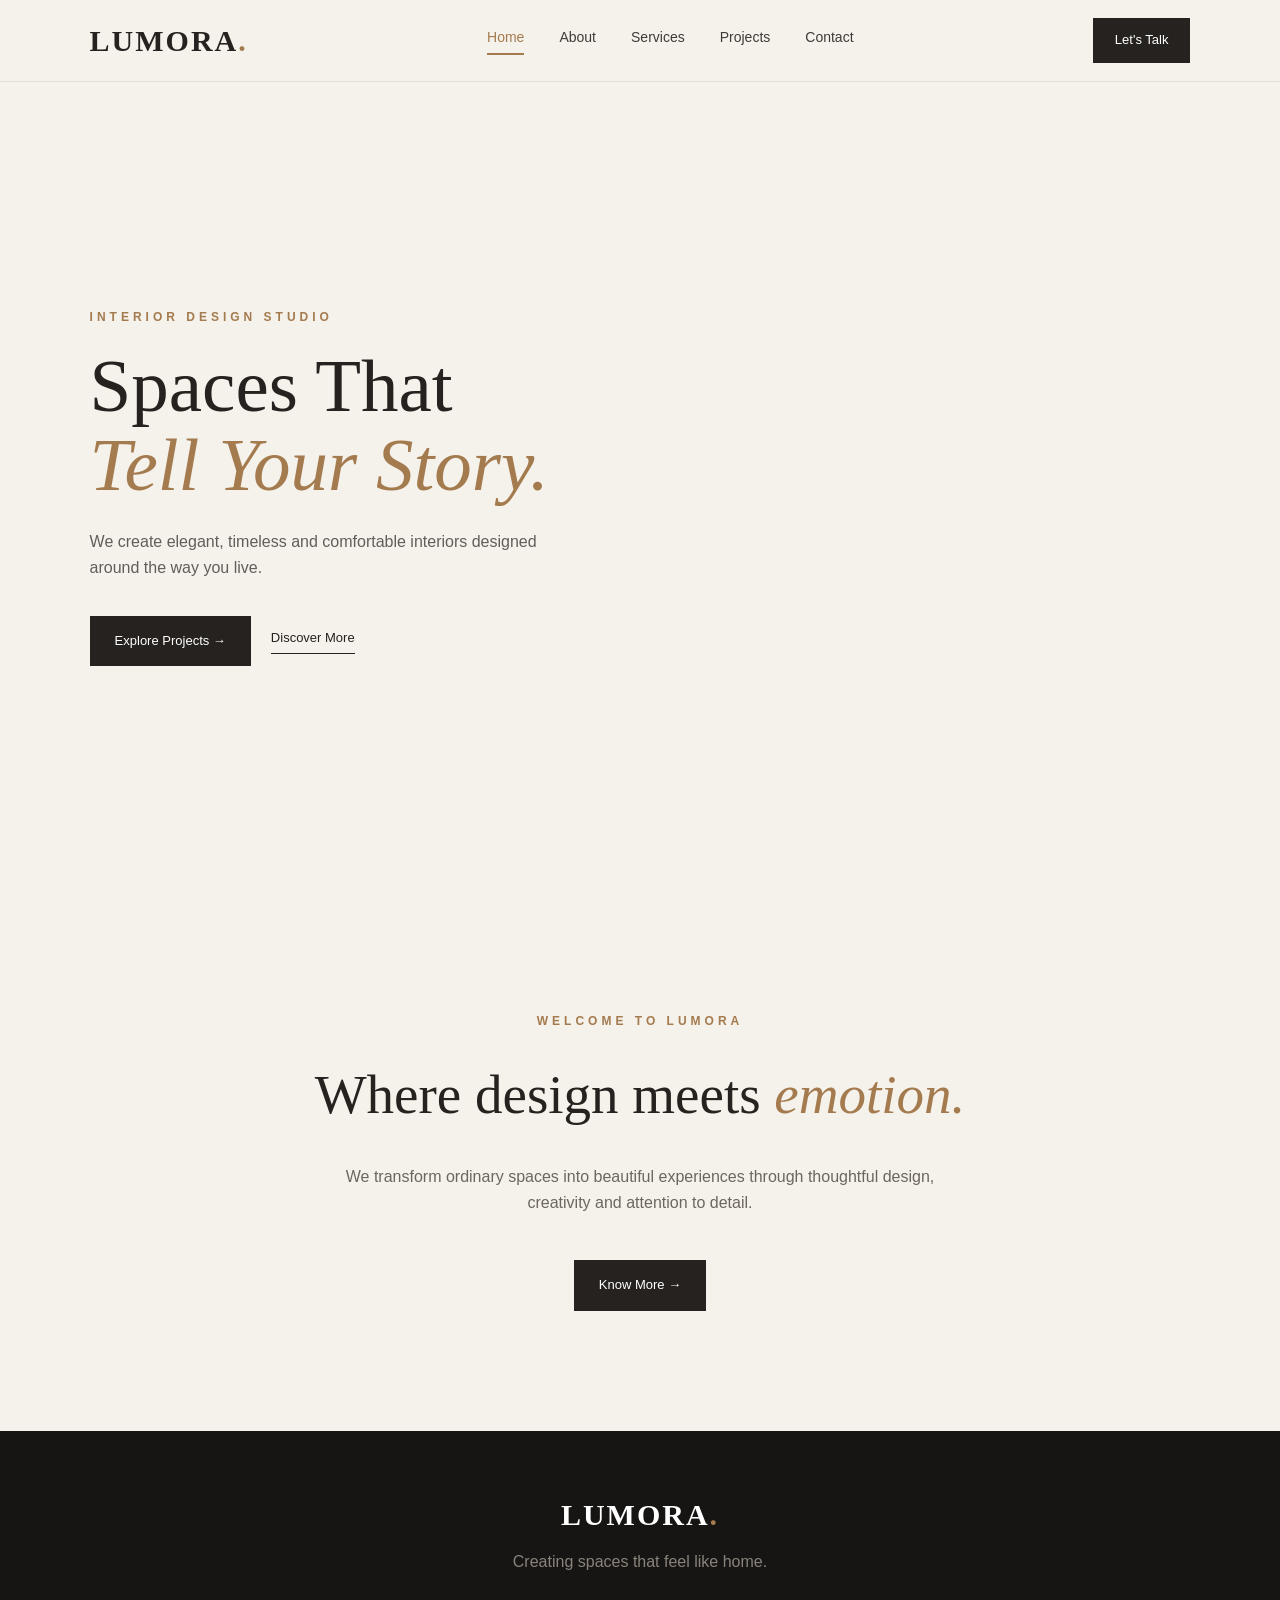
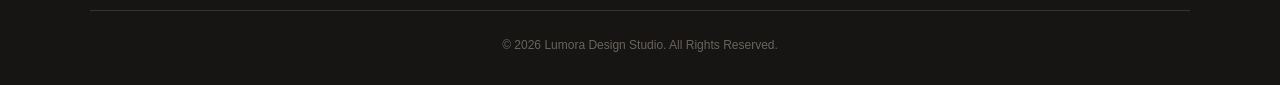
<file: index.html>
<!DOCTYPE html>
<html lang="en">
<head>
    <meta charset="UTF-8">
    <meta name="viewport" content="width=device-width, initial-scale=1.0">
    <title>LUMORA | Home</title>
    <link rel="stylesheet" href="style.css">
</head>

<body>

<header class="navbar">
    <div class="logo">LUMORA<span>.</span></div>

    <nav>
        <a href="index.html" class="active">Home</a>
        <a href="about.html">About</a>
        <a href="services.html">Services</a>
        <a href="projects.html">Projects</a>
        <a href="contact.html">Contact</a>
    </nav>

    <a href="contact.html" class="nav-btn">Let's Talk</a>
</header>

<section class="hero">

    <div class="hero-content">
        <p class="small-title">INTERIOR DESIGN STUDIO</p>

        <h1>
            Spaces That
            <span>Tell Your Story.</span>
        </h1>

        <p class="hero-text">
            We create elegant, timeless and comfortable interiors
            designed around the way you live.
        </p>

        <div class="hero-buttons">
            <a href="projects.html" class="primary-btn">
                Explore Projects →
            </a>

            <a href="about.html" class="secondary-btn">
                Discover More
            </a>
        </div>
    </div>

</section>

<section class="home-intro">

    <p class="section-label">WELCOME TO LUMORA</p>

    <h2>
        Where design meets
        <span>emotion.</span>
    </h2>

    <p>
        We transform ordinary spaces into beautiful experiences
        through thoughtful design, creativity and attention to detail.
    </p>

    <a href="about.html" class="dark-btn">Know More →</a>

</section>

<footer>
    <div class="footer-logo">LUMORA<span>.</span></div>

    <p>Creating spaces that feel like home.</p>

    <div class="copyright">
        © 2026 Lumora Design Studio. All Rights Reserved.
    </div>
</footer>

</body>
</html>
</file>
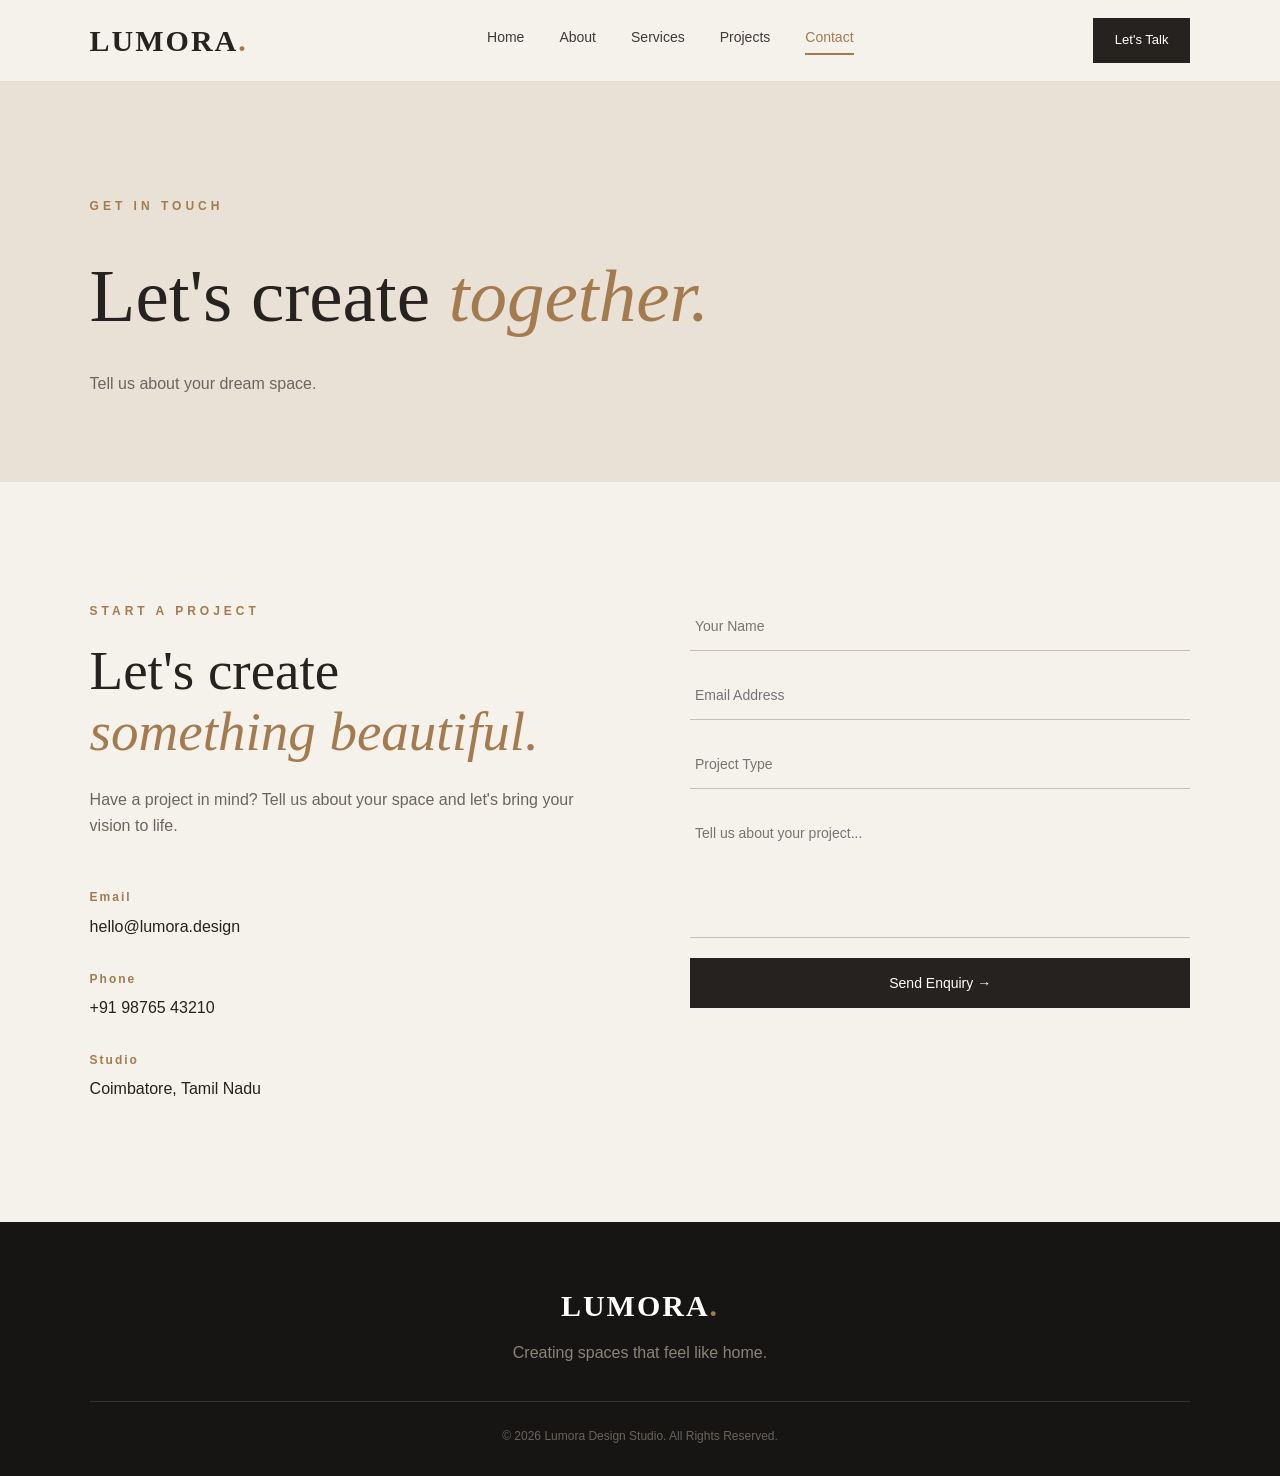
<file: contact.html>
<!DOCTYPE html>
<html lang="en">
<head>
    <meta charset="UTF-8">
    <meta name="viewport" content="width=device-width, initial-scale=1.0">
    <title>LUMORA | Contact</title>
    <link rel="stylesheet" href="style.css">
</head>

<body>

<header class="navbar">

    <div class="logo">LUMORA<span>.</span></div>

    <nav>
        <a href="index.html">Home</a>
        <a href="about.html">About</a>
        <a href="services.html">Services</a>
        <a href="projects.html">Projects</a>
        <a href="contact.html" class="active">Contact</a>
    </nav>

    <a href="contact.html" class="nav-btn">Let's Talk</a>

</header>


<section class="page-banner">

    <p class="section-label">GET IN TOUCH</p>

    <h1>
        Let's create
        <span>together.</span>
    </h1>

    <p>
        Tell us about your dream space.
    </p>

</section>


<section class="contact-page">

    <div class="contact-info">

        <p class="section-label">START A PROJECT</p>

        <h2>
            Let's create
            <span>something beautiful.</span>
        </h2>

        <p>
            Have a project in mind? Tell us about your space
            and let's bring your vision to life.
        </p>


        <div class="contact-details">

            <div>
                <strong>Email</strong>
                <p>hello@lumora.design</p>
            </div>

            <div>
                <strong>Phone</strong>
                <p>+91 98765 43210</p>
            </div>

            <div>
                <strong>Studio</strong>
                <p>Coimbatore, Tamil Nadu</p>
            </div>

        </div>

    </div>


    <form class="contact-form">

        <input type="text" placeholder="Your Name" required>

        <input type="email" placeholder="Email Address" required>

        <input type="text" placeholder="Project Type">

        <textarea rows="6"
            placeholder="Tell us about your project..."></textarea>

        <button type="submit">
            Send Enquiry →
        </button>

    </form>

</section>


<footer>

    <div class="footer-logo">LUMORA<span>.</span></div>

    <p>Creating spaces that feel like home.</p>

    <div class="copyright">
        © 2026 Lumora Design Studio. All Rights Reserved.
    </div>

</footer>

</body>
</html>
</file>
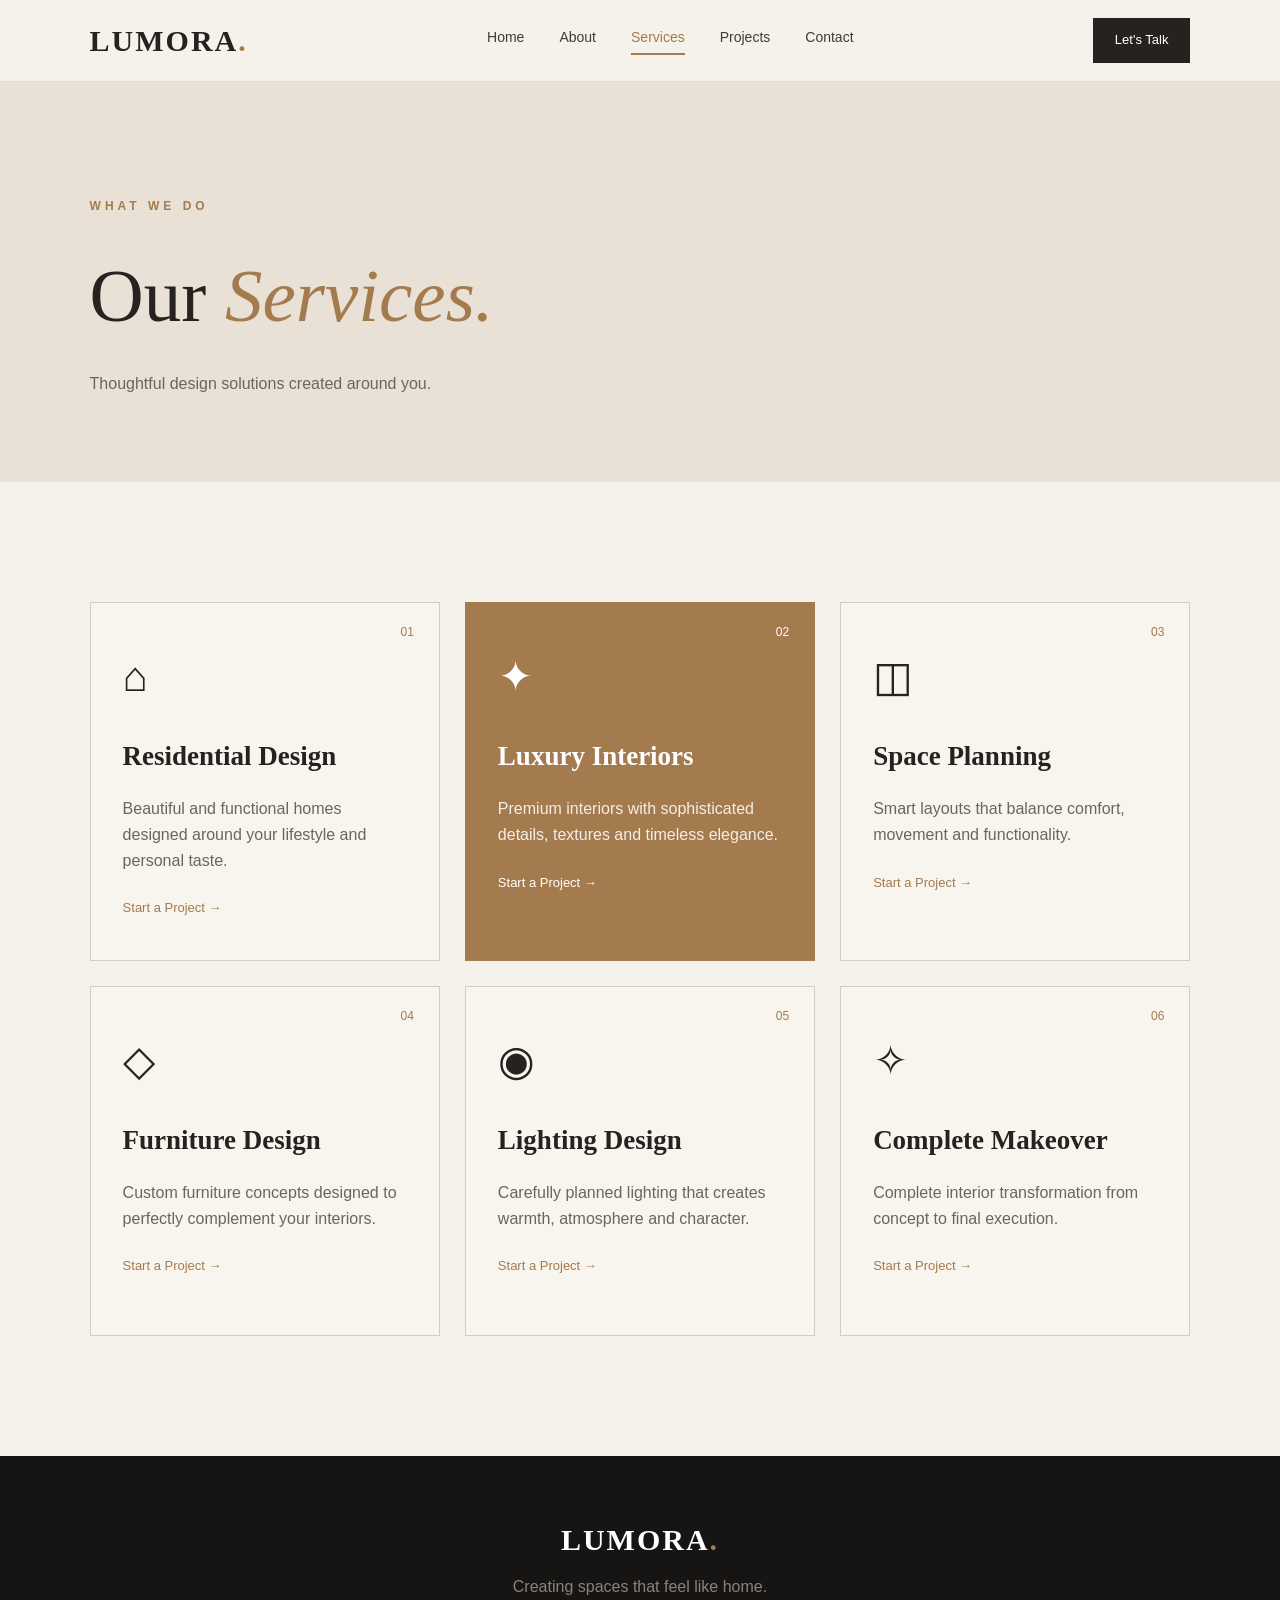
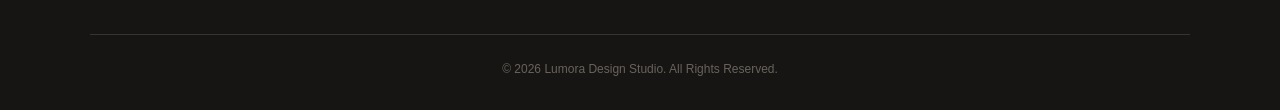
<file: services.html>
<!DOCTYPE html>
<html lang="en">
<head>
    <meta charset="UTF-8">
    <meta name="viewport" content="width=device-width, initial-scale=1.0">
    <title>LUMORA | Services</title>
    <link rel="stylesheet" href="style.css">
</head>

<body>

<header class="navbar">

    <div class="logo">LUMORA<span>.</span></div>

    <nav>
        <a href="index.html">Home</a>
        <a href="about.html">About</a>
        <a href="services.html" class="active">Services</a>
        <a href="projects.html">Projects</a>
        <a href="contact.html">Contact</a>
    </nav>

    <a href="contact.html" class="nav-btn">Let's Talk</a>

</header>


<section class="page-banner">

    <p class="section-label">WHAT WE DO</p>

    <h1>
        Our
        <span>Services.</span>
    </h1>

    <p>
        Thoughtful design solutions created around you.
    </p>

</section>


<section class="services-page">

    <div class="service-card">

        <div class="number">01</div>

        <div class="icon">⌂</div>

        <h3>Residential Design</h3>

        <p>
            Beautiful and functional homes designed around
            your lifestyle and personal taste.
        </p>

        <a href="contact.html">Start a Project →</a>

    </div>


    <div class="service-card featured">

        <div class="number">02</div>

        <div class="icon">✦</div>

        <h3>Luxury Interiors</h3>

        <p>
            Premium interiors with sophisticated details,
            textures and timeless elegance.
        </p>

        <a href="contact.html">Start a Project →</a>

    </div>


    <div class="service-card">

        <div class="number">03</div>

        <div class="icon">◫</div>

        <h3>Space Planning</h3>

        <p>
            Smart layouts that balance comfort,
            movement and functionality.
        </p>

        <a href="contact.html">Start a Project →</a>

    </div>


    <div class="service-card">

        <div class="number">04</div>

        <div class="icon">◇</div>

        <h3>Furniture Design</h3>

        <p>
            Custom furniture concepts designed to
            perfectly complement your interiors.
        </p>

        <a href="contact.html">Start a Project →</a>

    </div>


    <div class="service-card">

        <div class="number">05</div>

        <div class="icon">◉</div>

        <h3>Lighting Design</h3>

        <p>
            Carefully planned lighting that creates
            warmth, atmosphere and character.
        </p>

        <a href="contact.html">Start a Project →</a>

    </div>


    <div class="service-card">

        <div class="number">06</div>

        <div class="icon">✧</div>

        <h3>Complete Makeover</h3>

        <p>
            Complete interior transformation from
            concept to final execution.
        </p>

        <a href="contact.html">Start a Project →</a>

    </div>

</section>


<footer>

    <div class="footer-logo">LUMORA<span>.</span></div>

    <p>Creating spaces that feel like home.</p>

    <div class="copyright">
        © 2026 Lumora Design Studio. All Rights Reserved.
    </div>

</footer>

</body>
</html>
</file>
<file: style.css>
* {
    margin: 0;
    padding: 0;
    box-sizing: border-box;
}

html {
    scroll-behavior: smooth;
}

body {
    font-family: Arial, sans-serif;
    background: #f5f1eb;
    color: #25221f;
    line-height: 1.6;
}

img {
    display: block;
    max-width: 100%;
}

a {
    text-decoration: none;
    color: inherit;
}


/* ================= NAVBAR ================= */

.navbar {
    width: 100%;
    height: 82px;
    padding: 0 7%;
    display: flex;
    align-items: center;
    justify-content: space-between;
    background: #f5f1eb;
    position: relative;
    z-index: 10;
    border-bottom: 1px solid #e5ddd2;
}

.logo,
.footer-logo {
    font-family: Georgia, serif;
    font-size: 30px;
    font-weight: bold;
    letter-spacing: 2px;
}

.logo span,
.footer-logo span {
    color: #a47b4e;
}

.navbar nav {
    display: flex;
    gap: 35px;
}

.navbar nav a {
    font-size: 14px;
    color: #403b36;
    transition: 0.3s;
    padding-bottom: 5px;
}

.navbar nav a:hover,
.navbar nav a.active {
    color: #a47b4e;
    border-bottom: 2px solid #a47b4e;
}

.nav-btn {
    background: #25221f;
    color: white;
    padding: 12px 22px;
    font-size: 13px;
    transition: 0.3s;
}

.nav-btn:hover {
    background: #a47b4e;
}


/* ================= HOME HERO ================= */

.hero {
    min-height: 90vh;
    padding: 120px 7%;
    display: flex;
    align-items: center;

    background:
        linear-gradient(
            90deg,
            rgba(245, 241, 235, 0.97),
            rgba(245, 241, 235, 0.65),
            rgba(245, 241, 235, 0.15)
        ),
        url("https://images.unsplash.com/photo-1600210491892-03d54c0aaf87?auto=format&fit=crop&w=1800&q=85");

    background-size: cover;
    background-position: center;
}

.hero-content {
    max-width: 650px;
}

.small-title,
.section-label {
    font-size: 12px;
    letter-spacing: 4px;
    color: #a47b4e;
    font-weight: bold;
    margin-bottom: 20px;
}

.hero h1 {
    font-family: Georgia, serif;
    font-size: 75px;
    line-height: 1.05;
    font-weight: normal;
}

.hero h1 span {
    display: block;
    color: #a47b4e;
    font-style: italic;
}

.hero-text {
    max-width: 500px;
    margin-top: 25px;
    color: #625d58;
    font-size: 16px;
}

.hero-buttons {
    margin-top: 35px;
    display: flex;
    gap: 20px;
    align-items: center;
}

.primary-btn,
.dark-btn {
    display: inline-block;
    background: #25221f;
    color: white;
    padding: 15px 25px;
    font-size: 13px;
    transition: 0.3s;
}

.primary-btn:hover,
.dark-btn:hover {
    background: #a47b4e;
}

.secondary-btn {
    font-size: 13px;
    border-bottom: 1px solid #25221f;
    padding-bottom: 5px;
}


/* ================= HOME INTRO ================= */

.home-intro {
    padding: 120px 20%;
    text-align: center;
}

.home-intro h2 {
    font-family: Georgia, serif;
    font-size: 55px;
    font-weight: normal;
}

.home-intro h2 span {
    color: #a47b4e;
    font-style: italic;
}

.home-intro > p:not(.section-label) {
    max-width: 650px;
    margin: 25px auto;
    color: #6c665f;
}

.home-intro .dark-btn {
    margin-top: 20px;
}


/* ================= PAGE BANNER ================= */

.page-banner {
    min-height: 400px;
    padding: 110px 7% 80px;
    display: flex;
    flex-direction: column;
    justify-content: center;
    background: #e9e1d6;
}

.page-banner h1 {
    font-family: Georgia, serif;
    font-size: 75px;
    font-weight: normal;
}

.page-banner h1 span {
    color: #a47b4e;
    font-style: italic;
}

.page-banner > p:last-child {
    color: #6b655f;
    margin-top: 15px;
}


/* ================= ABOUT PAGE ================= */

.about-page {
    padding: 120px 7%;
    display: grid;
    grid-template-columns: 1fr 1fr;
    gap: 90px;
    align-items: center;
}

.about-image {
    height: 600px;
    overflow: hidden;
}

.about-image img {
    width: 100%;
    height: 100%;
    object-fit: cover;
    transition: 0.5s;
}

.about-image:hover img {
    transform: scale(1.04);
}

.about-content {
    max-width: 560px;
}

.about-content h2 {
    font-family: Georgia, serif;
    font-size: 55px;
    font-weight: normal;
    line-height: 1.15;
}

.about-content h2 span {
    display: block;
    color: #a47b4e;
    font-style: italic;
}

.about-content p:not(.section-label) {
    color: #68615a;
    margin-top: 22px;
}


/* ================= WHY SECTION ================= */

.why {
    background: #292521;
    color: white;
    padding: 100px 7%;
    display: grid;
    grid-template-columns: 1fr 1fr;
    gap: 80px;
    align-items: center;
}

.why .section-label {
    color: #c49b6c;
}

.why h2 {
    font-family: Georgia, serif;
    font-size: 55px;
    font-weight: normal;
    line-height: 1.1;
}

.why h2 span {
    color: #c49b6c;
    font-style: italic;
}

.why-content > p:last-child {
    max-width: 500px;
    color: #aaa39c;
    margin-top: 25px;
}

.stats {
    display: grid;
    grid-template-columns: 1fr 1fr;
    gap: 40px;
}

.stats div {
    border-top: 1px solid #514a43;
    padding-top: 20px;
}

.stats h3 {
    font-family: Georgia, serif;
    font-size: 48px;
    color: #c49b6c;
}

.stats p {
    color: #aaa39c;
}


/* ================= SERVICES PAGE ================= */

.services-page {
    padding: 120px 7%;
    display: grid;
    grid-template-columns: repeat(3, 1fr);
    gap: 25px;
}

.service-card {
    min-height: 350px;
    padding: 40px 32px;
    border: 1px solid #d5ccc0;
    position: relative;
    background: #f8f4ee;
    transition: 0.4s;
}

.service-card:hover {
    transform: translateY(-8px);
    border-color: #a47b4e;
}

.service-card.featured {
    background: #a47b4e;
    color: white;
    border-color: #a47b4e;
}

.number {
    position: absolute;
    top: 20px;
    right: 25px;
    color: #a47b4e;
    font-size: 12px;
}

.featured .number {
    color: white;
}

.icon {
    font-size: 42px;
    margin-bottom: 25px;
}

.service-card h3 {
    font-family: Georgia, serif;
    font-size: 27px;
    margin-bottom: 18px;
}

.service-card p {
    color: #6b655f;
}

.featured p {
    color: #f5eee6;
}

.service-card a {
    display: inline-block;
    margin-top: 25px;
    color: #a47b4e;
    font-size: 13px;
}

.featured a {
    color: white;
}


/* ================= PROJECTS PAGE ================= */

.projects-page {
    padding: 120px 7%;
    display: grid;
    grid-template-columns: 1fr 1fr;
    gap: 30px;
}

.project-box {
    height: 500px;
    position: relative;
    overflow: hidden;
}

.project-box img {
    width: 100%;
    height: 100%;
    object-fit: cover;
    transition: 0.6s;
}

.project-box:hover img {
    transform: scale(1.07);
}

.project-box::after {
    content: "";
    position: absolute;
    left: 0;
    bottom: 0;
    width: 100%;
    height: 45%;
    background: linear-gradient(
        transparent,
        rgba(0, 0, 0, 0.8)
    );
}

.project-info {
    position: absolute;
    left: 30px;
    bottom: 25px;
    color: white;
    z-index: 2;
}

.project-info p {
    color: #d2ad7d;
    font-size: 10px;
    letter-spacing: 3px;
    margin-bottom: 5px;
}

.project-info h3 {
    font-family: Georgia, serif;
    font-size: 30px;
    font-weight: normal;
}


/* ================= CONTACT PAGE ================= */

.contact-page {
    padding: 120px 7%;
    display: grid;
    grid-template-columns: 1fr 1fr;
    gap: 100px;
}

.contact-info h2 {
    font-family: Georgia, serif;
    font-size: 55px;
    font-weight: normal;
    line-height: 1.1;
}

.contact-info h2 span {
    display: block;
    color: #a47b4e;
    font-style: italic;
}

.contact-info > p:not(.section-label) {
    max-width: 500px;
    margin-top: 25px;
    color: #6b655f;
}

.contact-details {
    margin-top: 45px;
    display: grid;
    gap: 25px;
}

.contact-details strong {
    font-size: 12px;
    letter-spacing: 2px;
    color: #a47b4e;
}

.contact-details p {
    margin-top: 5px;
}

.contact-form {
    display: flex;
    flex-direction: column;
    gap: 20px;
}

.contact-form input,
.contact-form textarea {
    width: 100%;
    padding: 16px 5px;
    border: none;
    border-bottom: 1px solid #c8beb2;
    background: transparent;
    outline: none;
    font-family: Arial, sans-serif;
    font-size: 14px;
}

.contact-form input:focus,
.contact-form textarea:focus {
    border-color: #a47b4e;
}

.contact-form textarea {
    resize: none;
}

.contact-form button {
    border: none;
    background: #25221f;
    color: white;
    padding: 17px;
    cursor: pointer;
    font-size: 14px;
    transition: 0.3s;
}

.contact-form button:hover {
    background: #a47b4e;
}


/* ================= FOOTER ================= */

footer {
    background: #171513;
    color: white;
    text-align: center;
    padding: 60px 7% 30px;
}

footer > p {
    color: #89837c;
    margin-top: 10px;
}

.copyright {
    border-top: 1px solid #38332e;
    margin-top: 35px;
    padding-top: 25px;
    color: #68635d;
    font-size: 12px;
}


/* ================= RESPONSIVE ================= */

@media (max-width: 900px) {

    .navbar {
        padding: 0 5%;
    }

    .navbar nav {
        gap: 15px;
    }

    .nav-btn {
        display: none;
    }

    .hero h1,
    .page-banner h1 {
        font-size: 58px;
    }

    .about-page,
    .why,
    .contact-page {
        grid-template-columns: 1fr;
    }

    .services-page {
        grid-template-columns: 1fr 1fr;
    }

    .projects-page {
        grid-template-columns: 1fr;
    }

    .about-image {
        height: 500px;
    }
}


@media (max-width: 600px) {

    .navbar {
        height: auto;
        min-height: 70px;
        padding: 15px 5%;
        flex-wrap: wrap;
        gap: 15px;
    }

    .logo {
        font-size: 24px;
    }

    .navbar nav {
        width: 100%;
        justify-content: center;
        gap: 12px;
        flex-wrap: wrap;
        order: 3;
    }

    .navbar nav a {
        font-size: 12px;
    }

    .hero {
        min-height: 80vh;
        padding: 100px 6% 70px;
    }

    .hero h1,
    .page-banner h1 {
        font-size: 48px;
    }

    .hero-buttons {
        flex-direction: column;
        align-items: flex-start;
    }

    .home-intro,
    .about-page,
    .services-page,
    .projects-page,
    .why,
    .contact-page {
        padding: 80px 6%;
    }

    .home-intro h2,
    .about-content h2,
    .why h2,
    .contact-info h2 {
        font-size: 42px;
    }

    .services-page {
        grid-template-columns: 1fr;
    }

    .project-box {
        height: 400px;
    }

    .stats {
        gap: 25px;
    }

    .stats h3 {
        font-size: 38px;
    }
}
</file>
